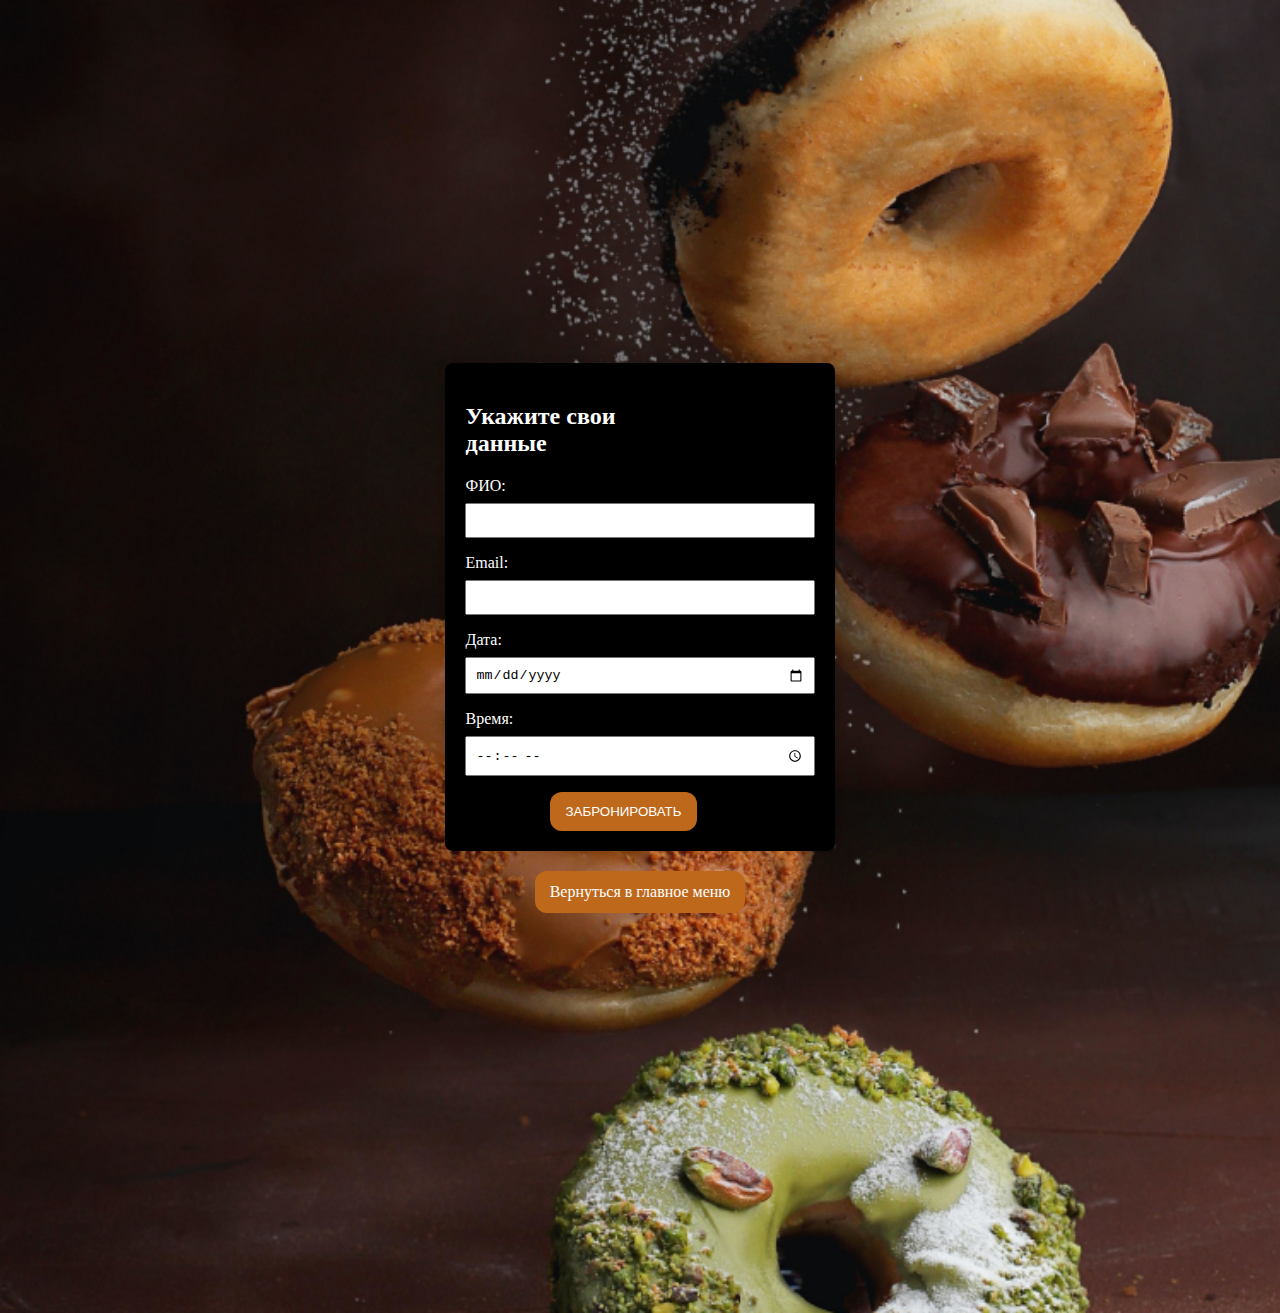
<file: bron.html>
<!DOCTYPE html>
<html lang="en">
<head>
    <meta charset="UTF-8">
    <meta name="viewport" content="width=device-width, initial-scale=1.0">
    <link rel="stylesheet" href="styleforbron.css">
    <title>Бронирование столика</title>
</head>
<body>
    <div class="container">
        <div class="center-container">
          <form method="post" action="database.py"> 
            <h2>Укажите свои <br> данные</h2>
            <label for="name">ФИО:</label>
            <input type="text" id="name" name="name" required>
    
            <label for="email">Email:</label>
            <input type="email" id="email" name="email" required>
    
            <label for="date">Дата:</label>
            <input type="date" id="date" name="date" required>
    
            <label for="time">Время:</label>
            <input type="time" id="time" name="time" required>
    
            <button type="submit">ЗАБРОНИРОВАТЬ</button>
          </form>
    
          <!-- Кнопка возврата на главное меню -->
          <a href="index.html" class="back-button">Вернуться в главное меню</a>
        </div>
      </div>
</body>
</html>
</file>
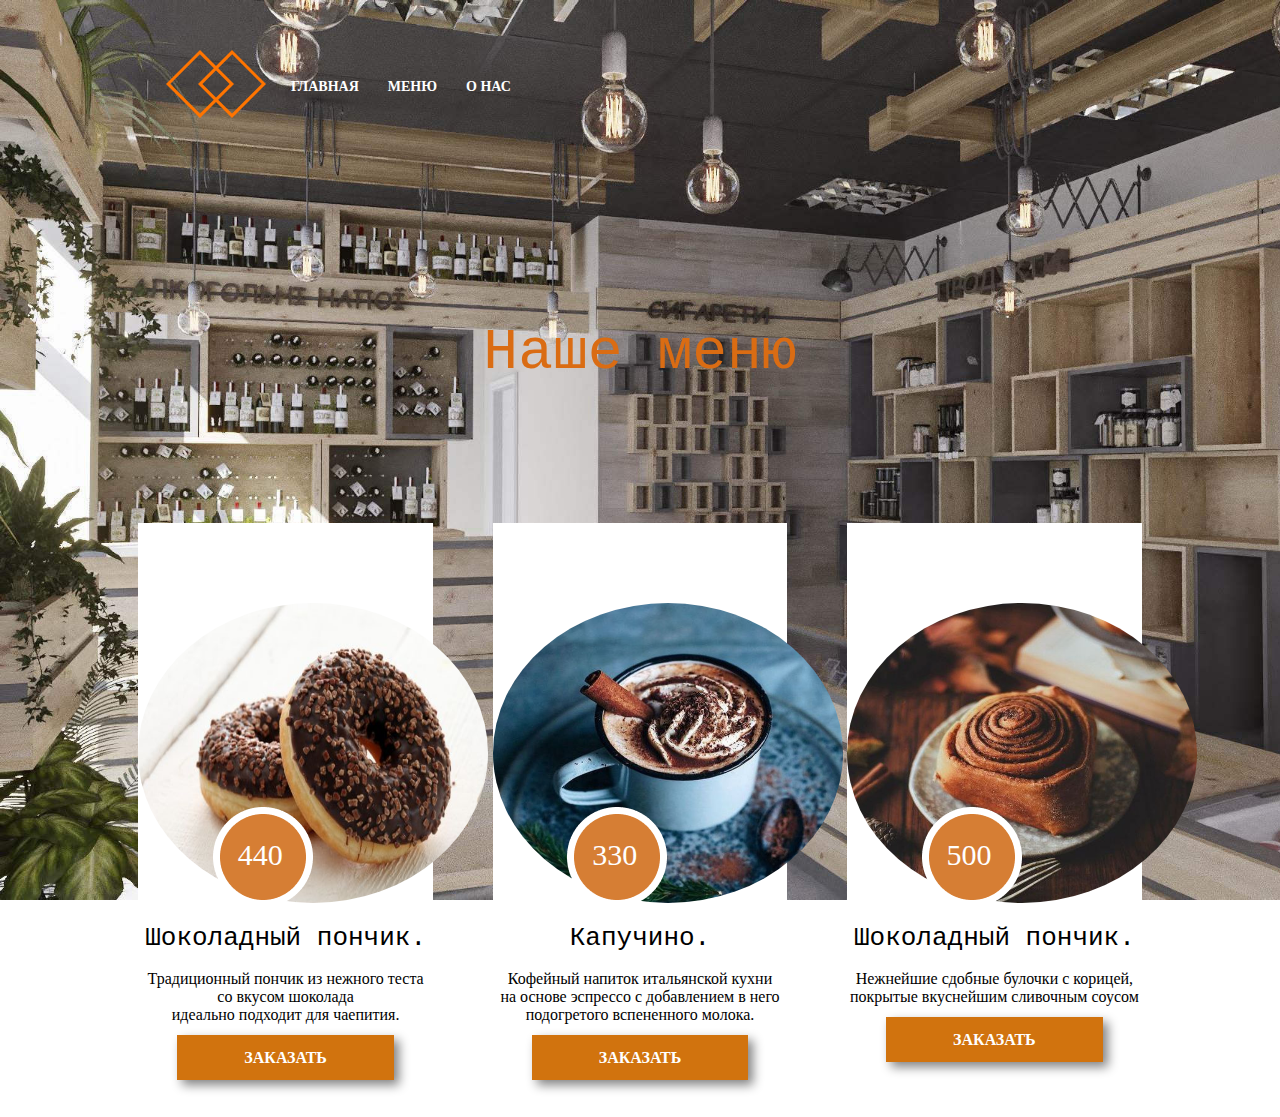
<file: menu.html>
<!DOCTYPE html>
<html lang="en">
<head>
    <meta charset="UTF-8">
    <meta name="viewport" content="width=device-width, initial-scale=1.0">
<link rel="stylesheet" href="styleabout.css">
<link rel="preconnect" href="https://fonts.googleapis.com">
<link rel="preconnect" href="https://fonts.gstatic.com" crossorigin>
<link href="https://fonts.googleapis.com/css2?family=Open+Sans:ital,wght@0,300;0,400;0,500;0,600;1,500&display=swap" rel="stylesheet">
    <title>Our menu</title>
</head>
<body>

    <div class="header">
        <div class="container1">
        <div class="header-line">
<div class="header-logo">
<img src="logo.png" alt="">
</div>
<div class="nav">
    <a class="nav-item" href="index.html">ГЛАВНАЯ</a>
    <a class="nav-item" href="menu.html">МЕНЮ</a>
    <a class="nav-item" href="index.html #Aboutus">О НАС</a>
     </div>
</div>
</div>
<div class="menu">

    <div class='container'>

        <div class='menu-title'>
            Наше меню
        </div>
        <div class='menu-items'>

            <div class='menu-item'>
                <div class="menu-image">
                    <img src="donut.jpg" class = "menu-img">
                    <div class="price">
                    <img src="price-circle.png" class="price-image">
                  <div class="price-420">
                    440
                  </div>
                </div>
                </div>

                <div class="menu-text">
                    Шоколадный пончик.
                </div>
                <div class="menu-subtext">
                    Традиционный пончик из нежного теста <br> со вкусом шоколада <br> идеально подходит для чаепития.
                </div>

                <div class="menu-button">
                    <a href="#" class="menu-btn"> ЗАКАЗАТЬ </a>
                </div>
            </div>

            <div class='menu-item'>
                <div class="menu-image">
                    <img src="cofefinal.jpg" class = "menu-img">
                    <div class="price">
                    <img src="price-circle.png" class="price-image">
                  <div class="price-420">
                    330
                  </div>
                </div>
                </div>

                <div class="menu-text">
                    Капучино.
                </div>
                <div class="menu-subtext">
                    Кофейный напиток итальянской кухни <br> на основе эспрессо с добавлением в него <br> подогретого вспененного молока.
                </div>

                <div class="menu-button">
                    <a href="#" class="menu-btn"> ЗАКАЗАТЬ </a>
                </div>
            </div>

            <div class='menu-item'>
                <div class="menu-image">
                    <img src="photo_5391185122402881546_x.jpg" class = "menu-img">
                    <div class="price">
                    <img src="price-circle.png" class="price-image">
                  <div class="price-420">
                    500
                  </div>
                </div>
                </div>

                <div class="menu-text">
                    Шоколадный пончик.
                </div>
                <div class="menu-subtext">
                    Нежнейшие сдобные булочки с корицей, <br> покрытые вкуснейшим сливочным соусом
                </div>

                <div class="menu-button">
                    <a href="#" class="menu-btn"> ЗАКАЗАТЬ </a>
                </div>
            </div>

        </div>


    </div>

</div>
</div>

</body>
</html>
</file>
<file: styleforbron.css>
.container {
  display: flex;
  justify-content: center;
  align-items: center;
  background: url(doghnuts.jpg);
  background-repeat: no-repeat;
  background-size: cover;
  padding-top:363px;
}

/* Обновленный стиль для центрирования */
.center-container {
  display: flex;
  flex-direction: column;
  align-items: center;
  justify-content: center;
  color: #ffffff;
  padding-bottom: 400px;
}

form {
  background-color: #000000;
  padding: 20px;
  border-radius: 8px;
  box-shadow: 0 0 10px rgba(0, 0, 0, 0.1);
}

label {
  display: block;
  margin-bottom: 8px;
}

input, select {
  width: 100%;
  padding: 8px;
  margin-bottom: 16px;
  box-sizing: border-box;
}

button {
  background-color: rgb(190, 104, 28);
  color: #fff;
  padding: 12px 15px;
  border: none;
  border-radius: 12px;
  cursor: pointer;
  margin-left: 85px;
  
}

button:hover {
  background-color: rgb(162, 86, 15);
}

/* Добавленный стиль для кнопки возврата */
.back-button {
  display: block;
  margin-top: 20px;
  text-align: center;
  text-decoration: none;
  background-color: rgb(190, 104, 28);
  color: #fff;
  padding: 12px 15px;
  border-radius: 12px;
}

.back-button:hover {
  background-color: rgb(161, 86, 15);
}

body, html {
  margin: 0;
  padding: 0;
  border: 0;
}
</file>
<file: styleabout.css>
.container1{
    margin: 0px 166px;
}
.header{
    background-image: url(backmenuthis.jpg);
    height: 100vh;
    background-repeat: no-repeat;
    background-size: cover;
}
.header-line{
    padding-top: 50px;
    display: flex;
    align-items: center;
}

.nav-item {
    color: #fff;
    text-decoration: none;
    font-weight: 700;
    font-size: 14px;
    margin-left: 25px;
    transition: color 0.3s linear;
   }

   .nav-item:hover {
    color: #bc5502;
   }


.menu {
    background-repeat: no-repeat;                       
    background-size: cover;
    padding-top: 100px;
}
.menu-title{
    font-family:'Courier New', Courier, monospace;
    font-size: 58px;
    padding-top: 98px;
    font-weight: 300;
    color:#da6c13;
    text-align: center;
    padding-bottom: 138px;
}
.menu-item{
    background-color: white;
    text-align: center;
    width: 23%;
    padding-top: 80px;
    padding-bottom: 50px;
    margin-right: 30px;
    margin-left: 30px;
}
.menu-text{
    font-size: 26px;
    font-family: 'Courier New', Courier, monospace;
    padding-top: 16px;
    padding-bottom: 17px;
}
.menu-subtext{
    font-size: 16px;
}
.menu-btn{
    background-color:rgb(209, 115, 14);
    text-decoration: none;
    padding: 14px 67px;
    color: white;
    font-size: 16px;
    font-weight: 700;
    box-shadow: 5px 5px 10px 0px #0000007d;
}
.menu-button{
margin-top: 25px;
}
.price-image {
    position:absolute;
    bottom: 0;
    right: 120px;
}
.menu-image{
    position: relative;
}
.menu-img{
    width: 350px;
    height: 300px;
    overflow: hidden;
    border-radius: 50%;
}
.price-420{
    position: absolute;
    bottom:35px;
    right: 150px;
    color: white;
    font-size: 30px;
}

.menu-items{
    display: flex;
    justify-content: center;
}

body, html {
    margin: 0;
    padding: 0;
    border: 0;
  }
</file>
